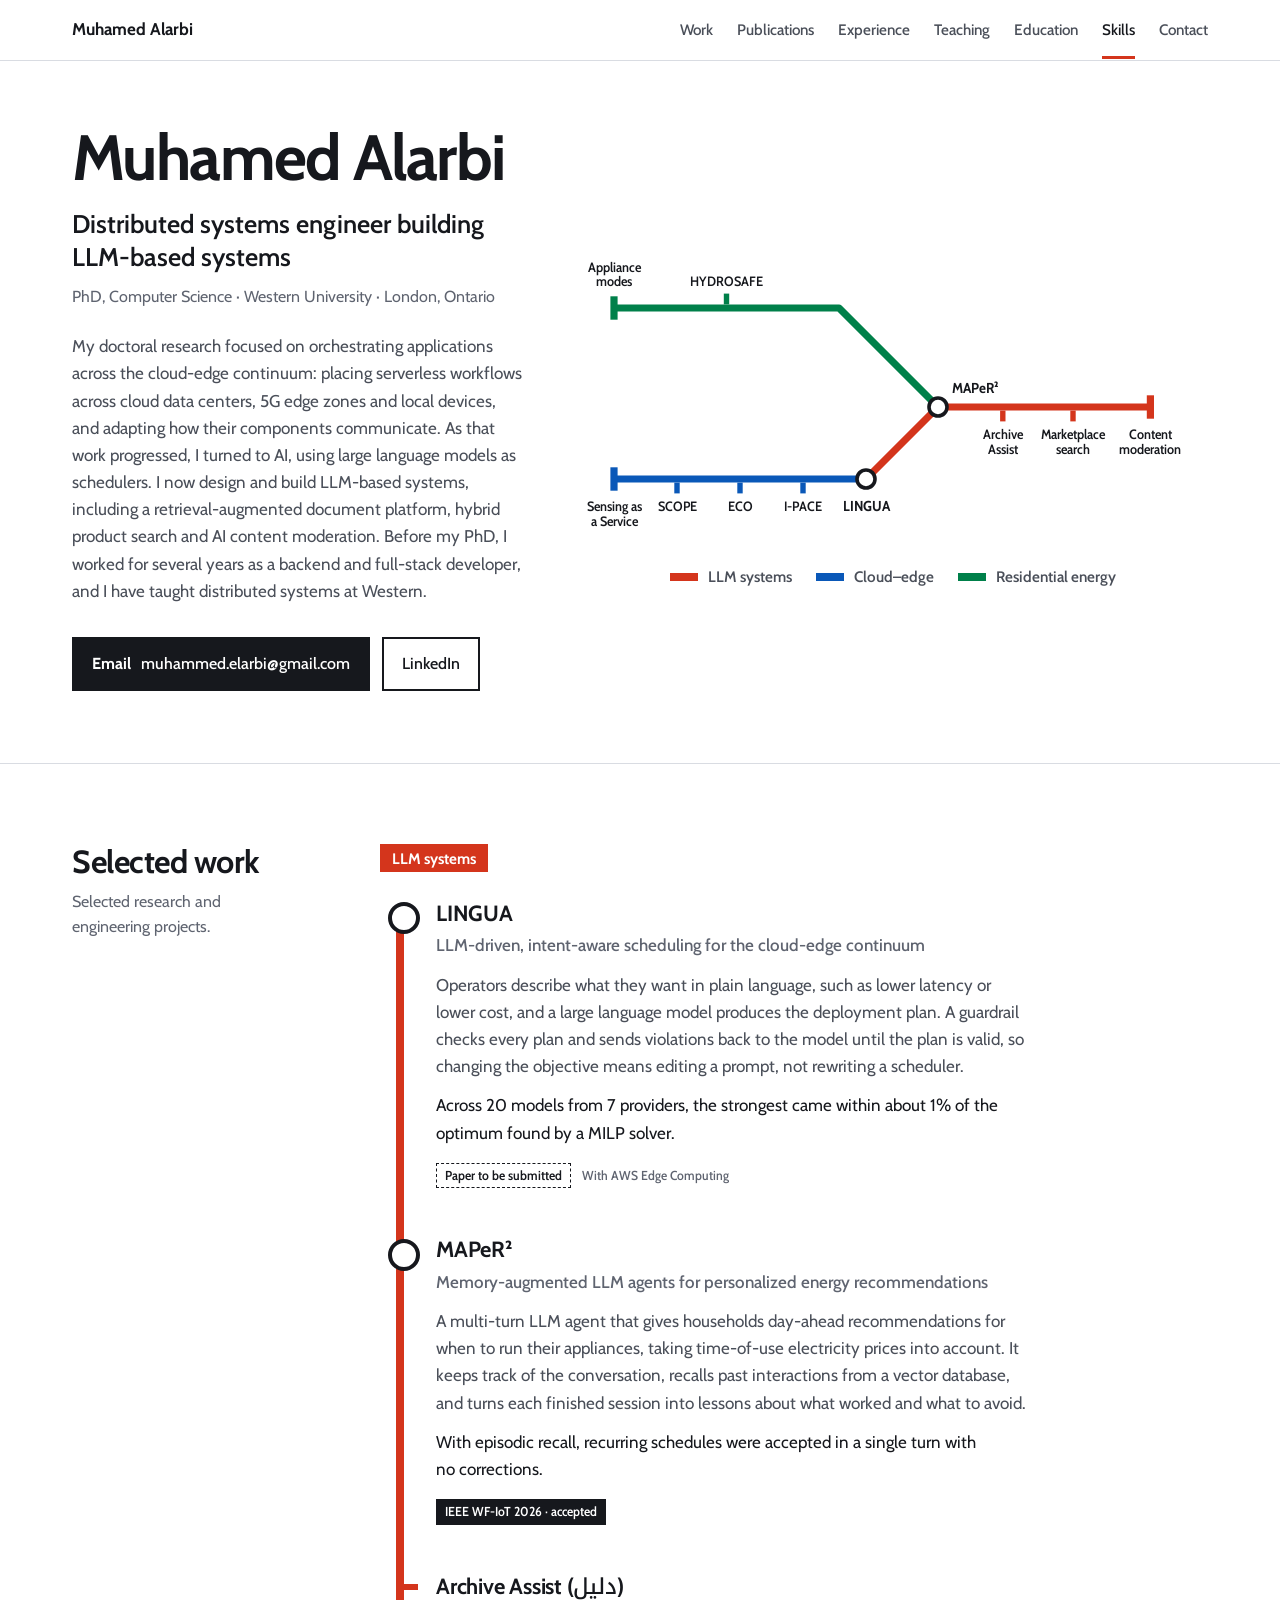
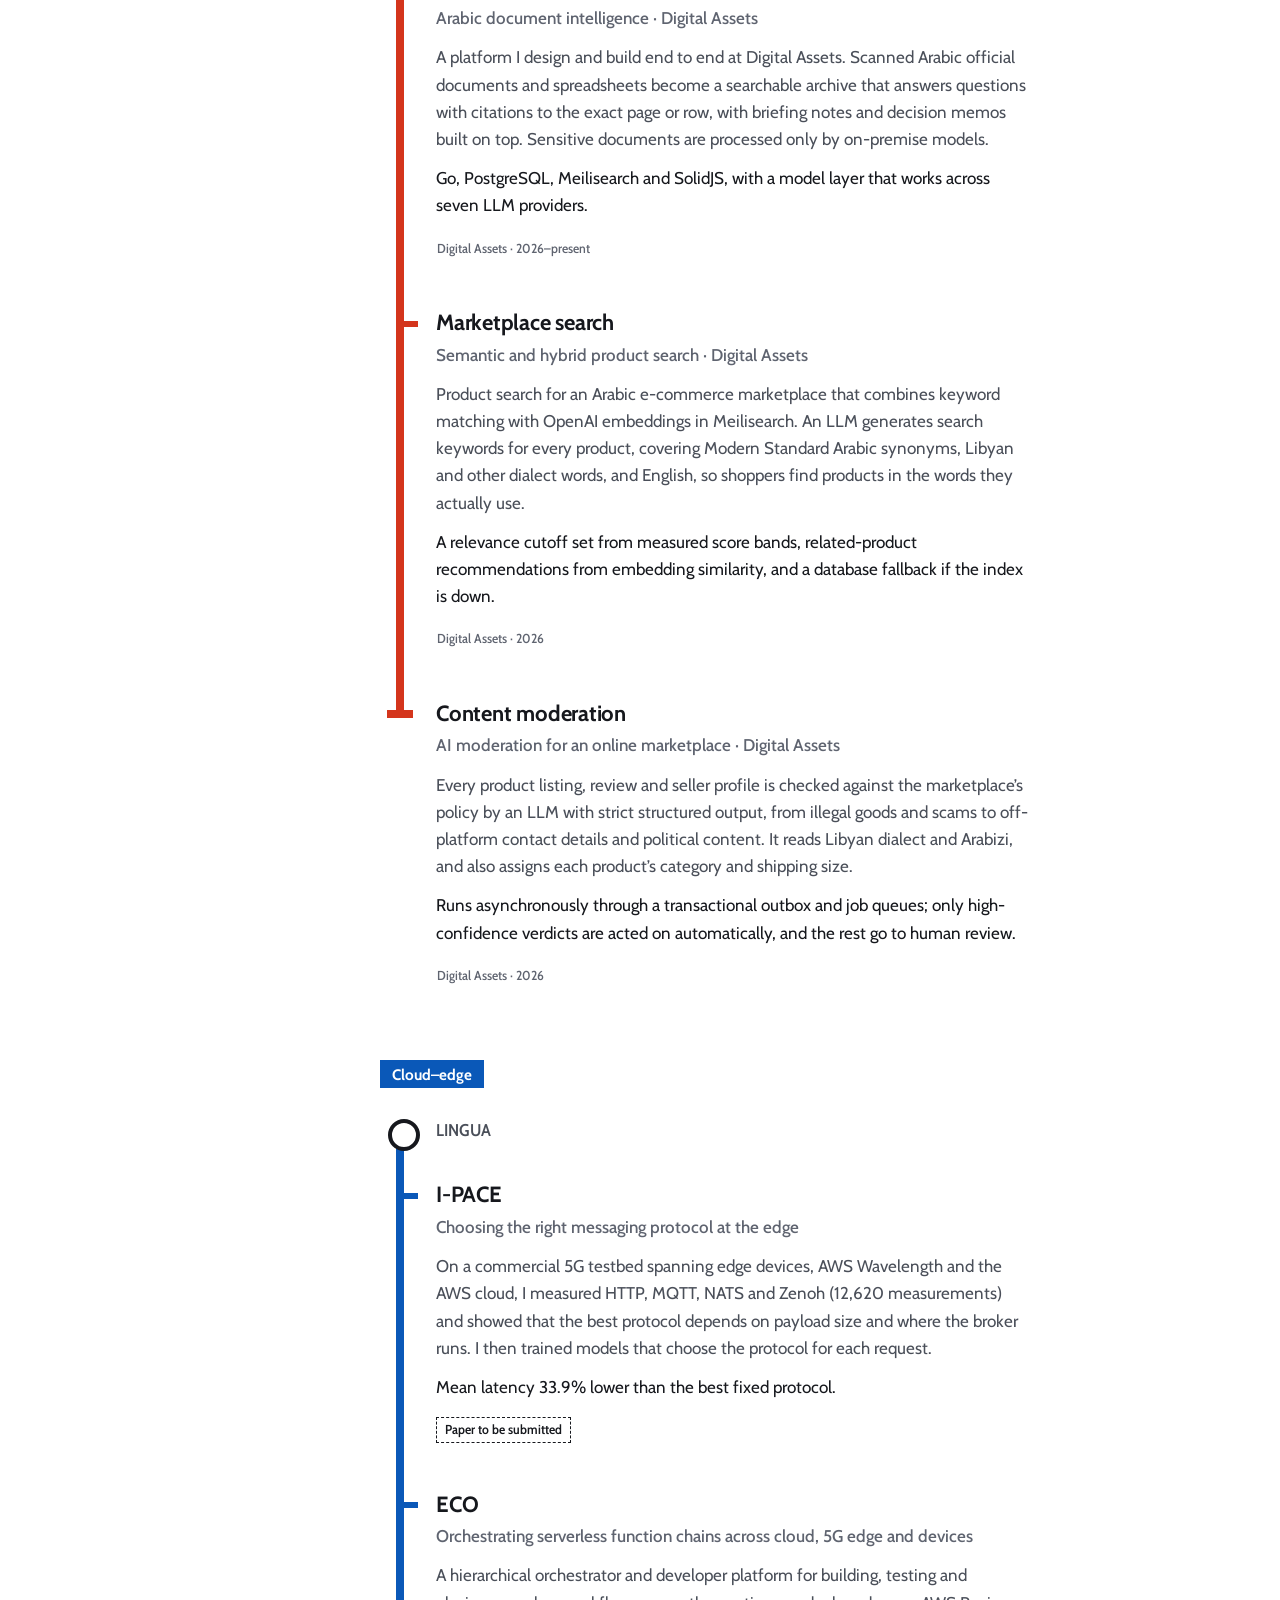
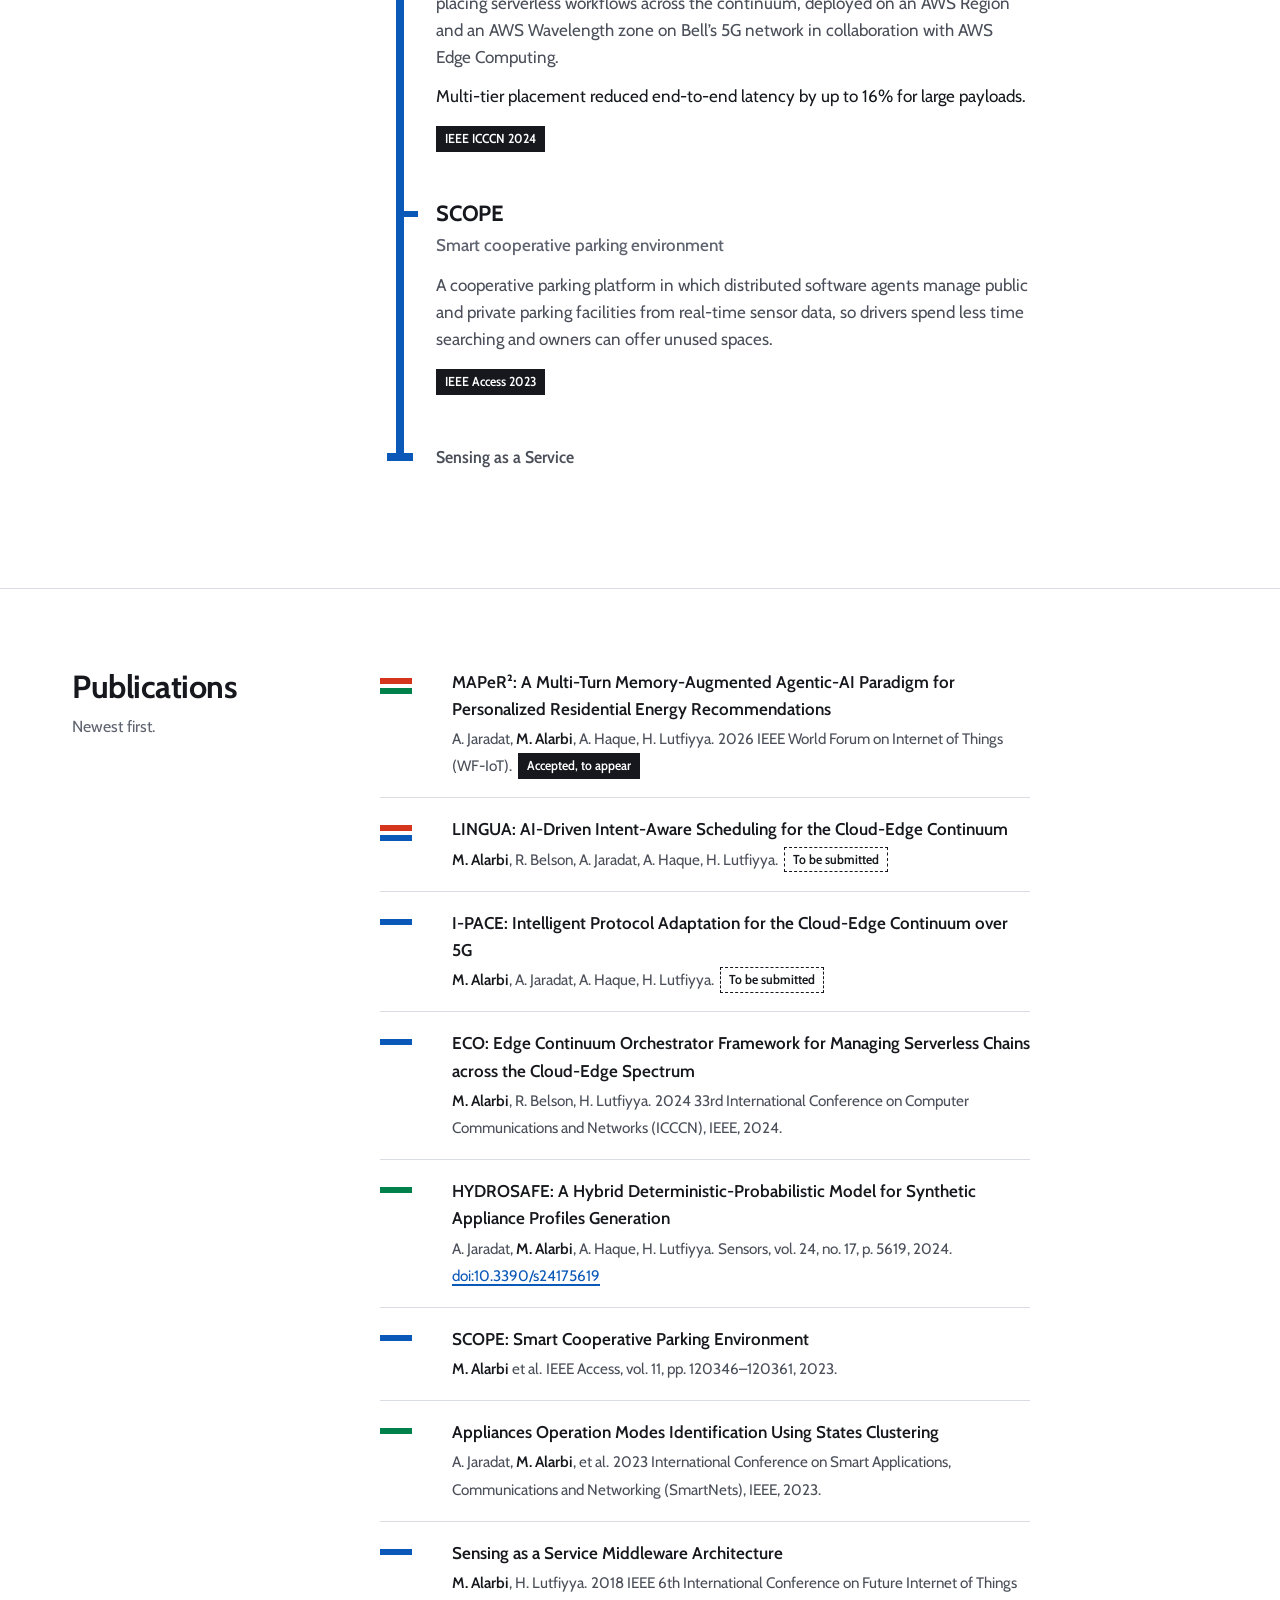
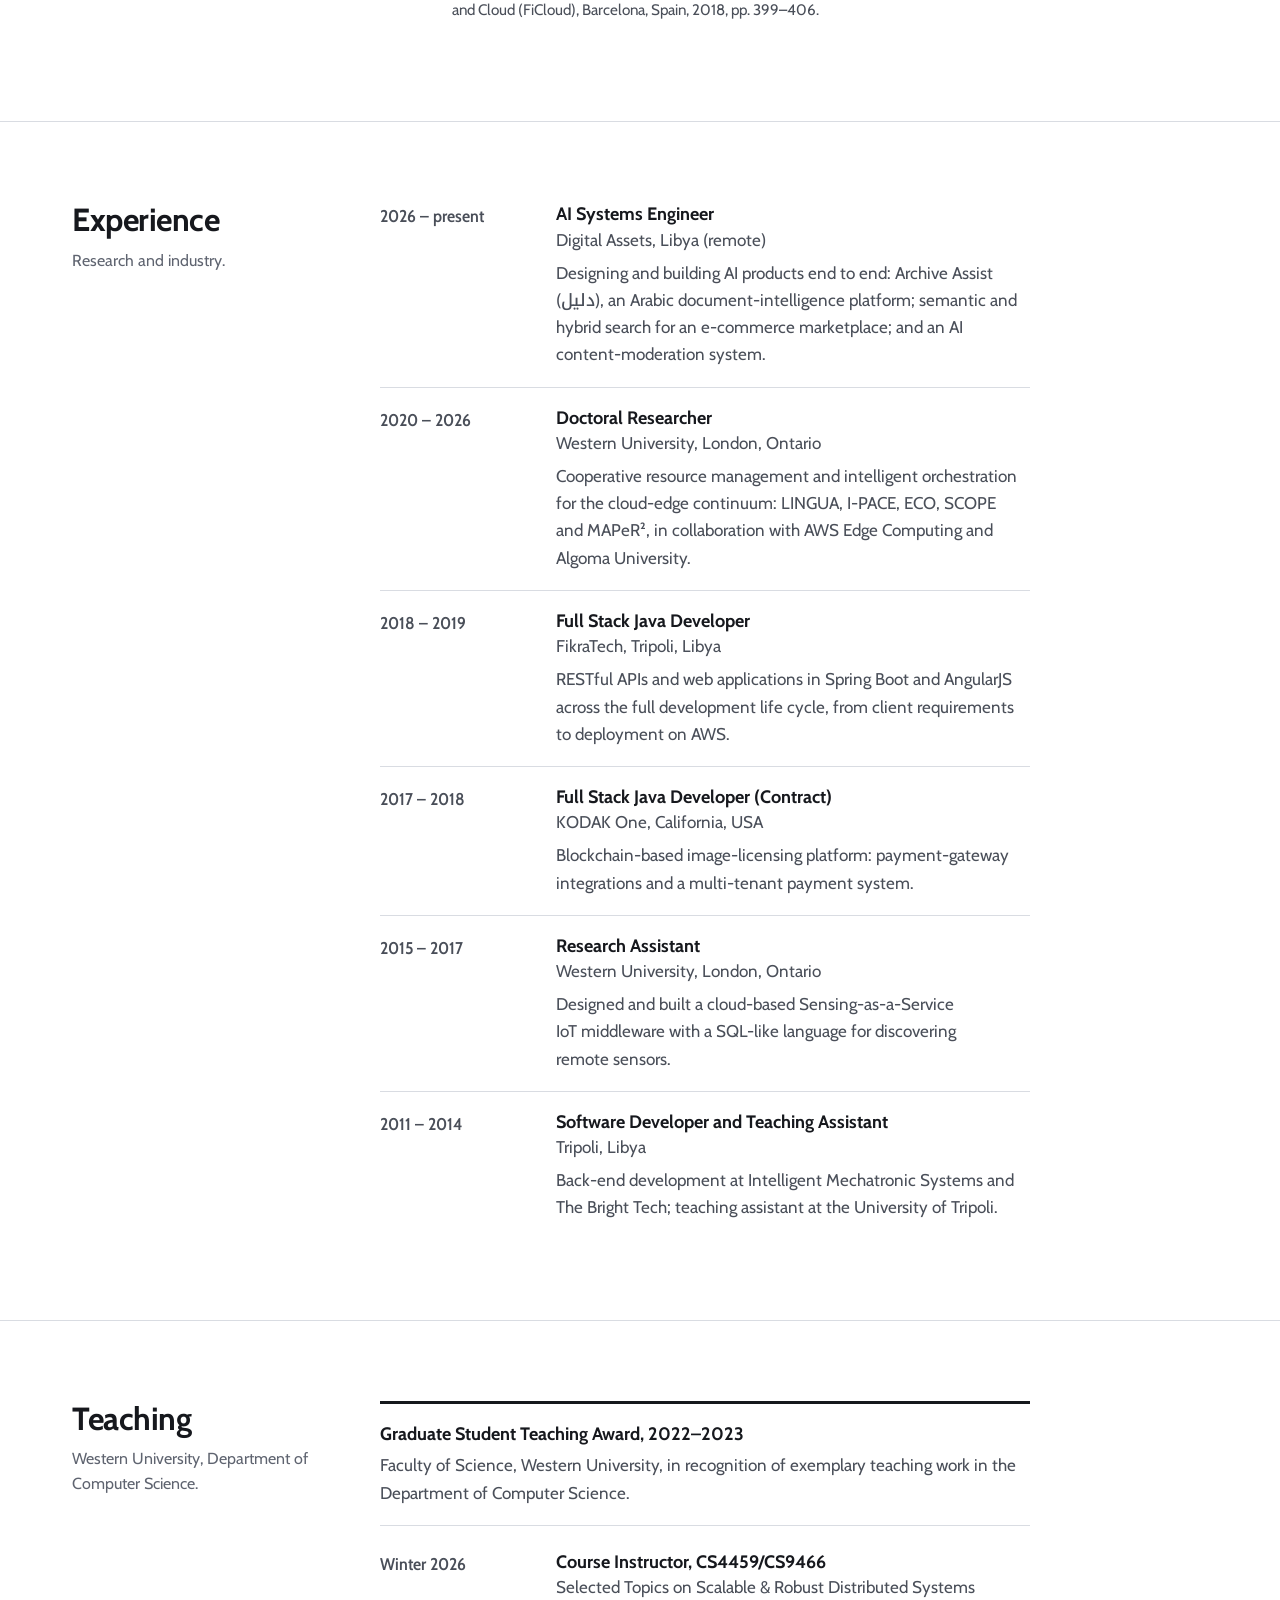
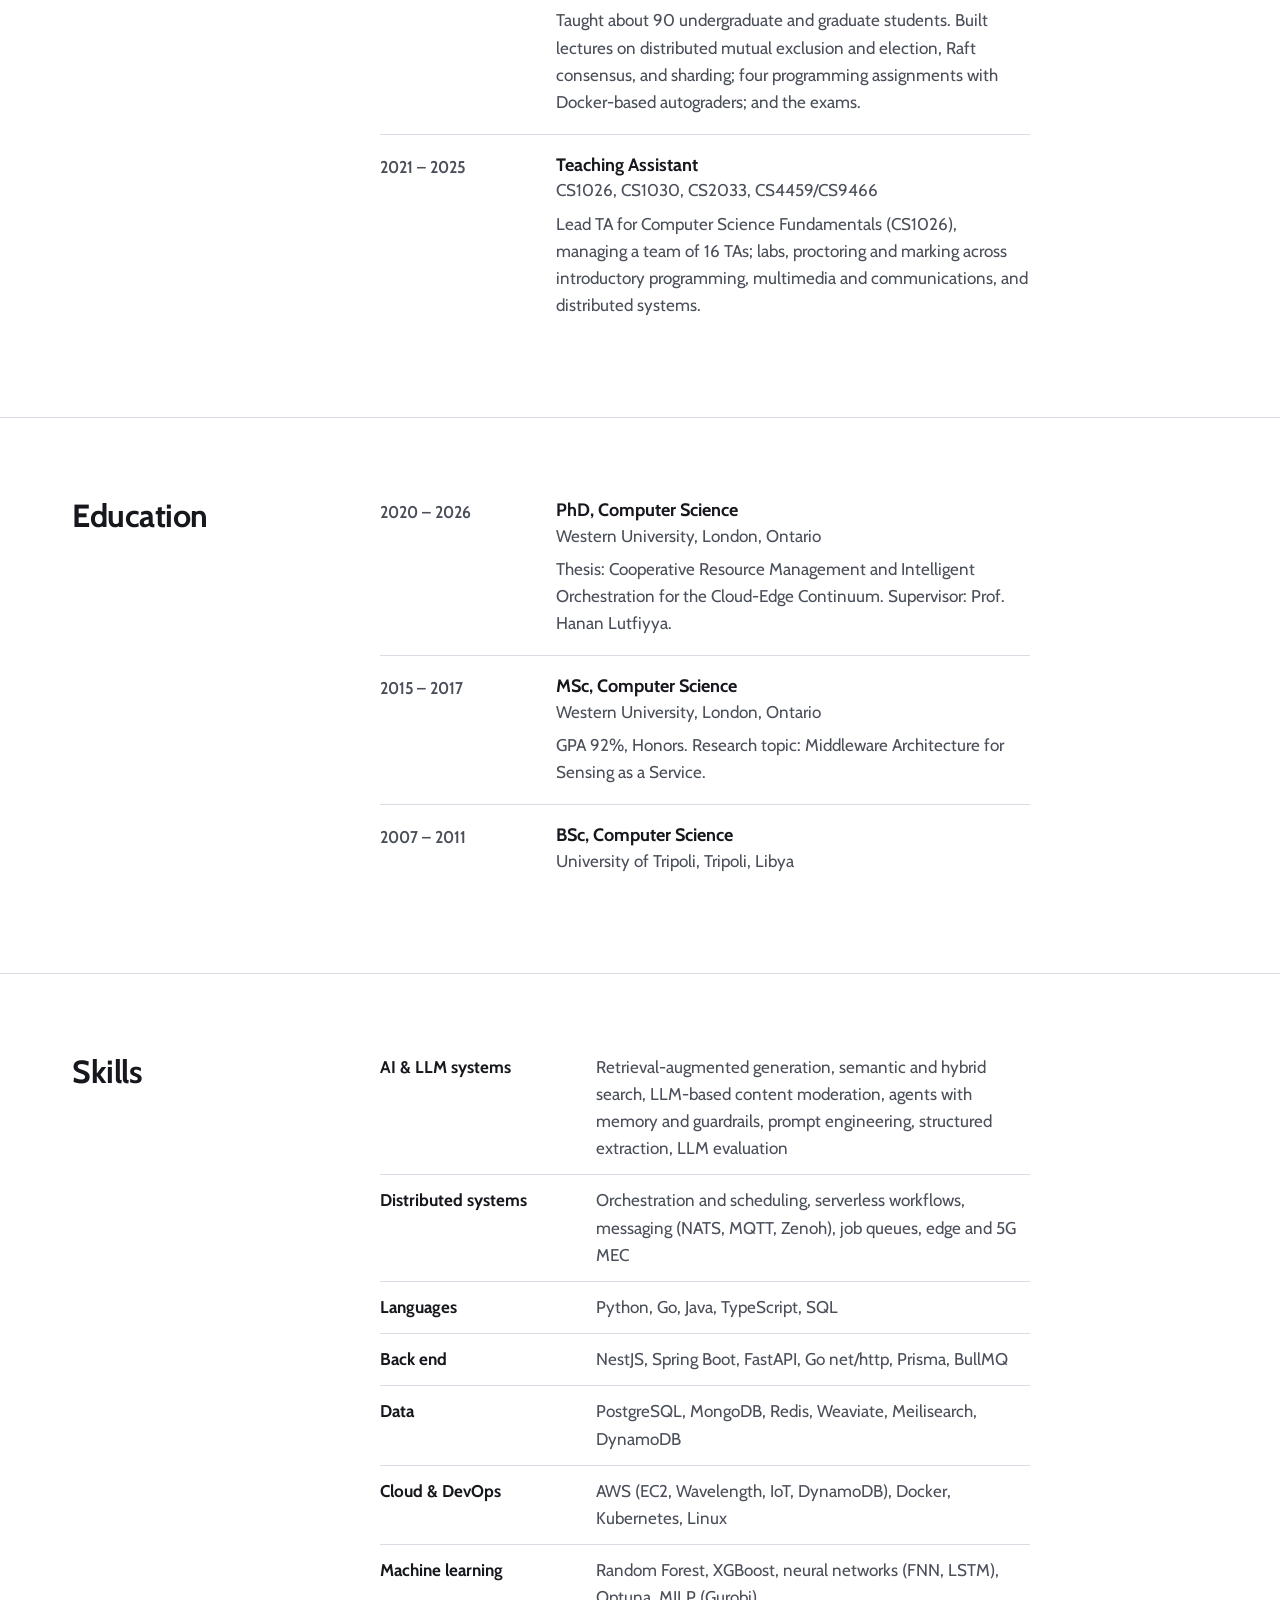
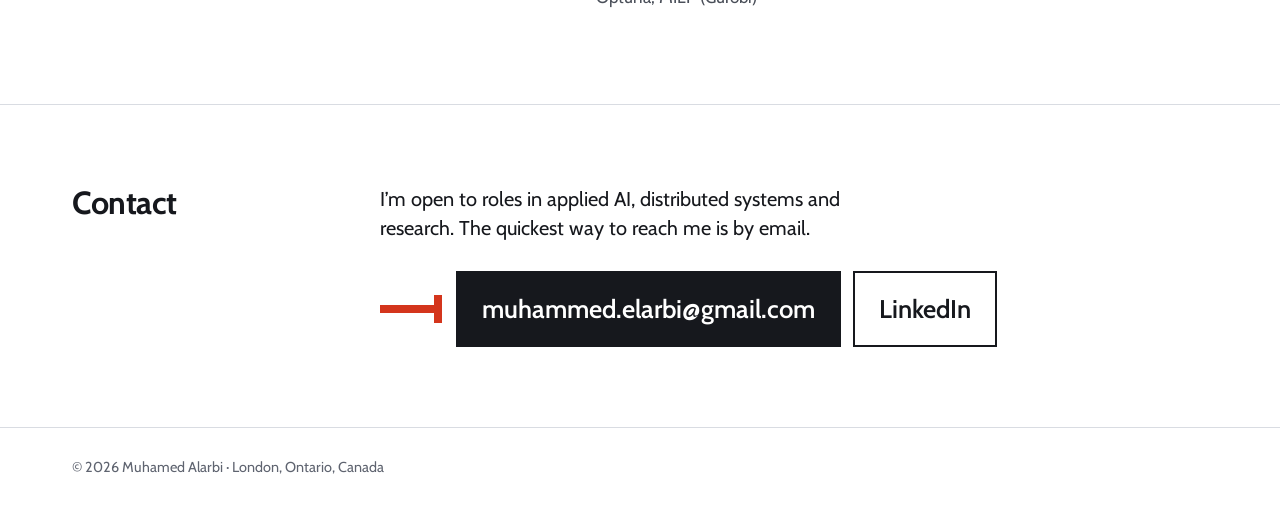
<file: index.html>
<!doctype html>
<html lang="en">
<head>
  <meta charset="utf-8">
  <meta name="viewport" content="width=device-width, initial-scale=1">
  <title>Muhamed Alarbi · Distributed Systems & Applied AI</title>
  <meta name="description" content="Muhamed Alarbi, PhD (Western University). Distributed systems engineer and researcher building LLM-based systems: intent-aware scheduling, retrieval-augmented document platforms and AI content moderation.">
  <meta name="author" content="Muhamed Alarbi">
  <link rel="canonical" href="https://malarbi.ca/">
  <meta property="og:type" content="profile">
  <meta property="og:title" content="Muhamed Alarbi · Distributed Systems & Applied AI">
  <meta property="og:description" content="PhD in Computer Science (Western University). Cloud-edge orchestration, LLM systems and agents.">
  <meta property="og:url" content="https://malarbi.ca/">
  <meta name="theme-color" content="#ffffff" media="(prefers-color-scheme: light)">
  <meta name="theme-color" content="#0f1115" media="(prefers-color-scheme: dark)">
  <link rel="icon" href="favicon.svg" type="image/svg+xml">
  <link rel="preconnect" href="https://fonts.googleapis.com">
  <link rel="preconnect" href="https://fonts.gstatic.com" crossorigin>
  <link href="https://fonts.googleapis.com/css2?family=Cabin:wdth,wght@75..100,400..700&display=swap" rel="stylesheet">
  <link href="https://fonts.googleapis.com/css2?family=Noto+Kufi+Arabic:wght@500&text=%D8%AF%D9%84%D9%8A%D9%84&display=swap" rel="stylesheet">
  <link rel="stylesheet" href="styles.css">
  <script type="application/ld+json">
  {
    "@context": "https://schema.org",
    "@type": "Person",
    "name": "Muhamed Alarbi",
    "url": "https://malarbi.ca/",
    "jobTitle": "Distributed Systems Engineer and Researcher",
    "alumniOf": [{"@type": "CollegeOrUniversity", "name": "Western University"}, {"@type": "CollegeOrUniversity", "name": "University of Tripoli"}],
    "worksFor": {"@type": "Organization", "name": "Digital Assets"},
    "address": {"@type": "PostalAddress", "addressLocality": "London", "addressRegion": "ON", "addressCountry": "CA"},
    "sameAs": ["https://www.linkedin.com/in/muhamed-alarbi-04a51759"]
  }
  </script>
</head>
<body>

<a class="skip" href="#top">Skip to content</a>

<nav class="nav" aria-label="Main">
  <div class="wrap">
    <a class="brand" href="#top">Muhamed Alarbi</a>
    <ul>
      <li><a href="#work">Work</a></li>
      <li><a href="#publications">Publications</a></li>
      <li><a href="#experience">Experience</a></li>
      <li><a href="#teaching">Teaching</a></li>
      <li><a href="#education">Education</a></li>
      <li><a href="#skills">Skills</a></li>
      <li><a href="#contact">Contact</a></li>
    </ul>
  </div>
</nav>

<main id="top">

  <header class="hero">
    <div class="wrap hero-grid">
      <div class="hero-copy">
        <h1>Muhamed Alarbi</h1>
        <p class="role">Distributed systems engineer building LLM-based systems</p>
        <p class="cred">PhD, Computer Science · Western University · London, Ontario</p>
        <p class="intro">My doctoral research focused on orchestrating applications across the cloud-edge continuum: placing serverless workflows across cloud data centers, 5G edge zones and local devices, and adapting how their components communicate. As that work progressed, I turned to AI, using large language models as schedulers. I now design and build LLM-based systems, including a retrieval-augmented document platform, hybrid product search and AI content moderation. Before my PhD, I worked for several years as a backend and full-stack developer, and I have taught distributed systems at Western.</p>
        <div class="actions">
          <a class="sign" href="mailto:muhammed.elarbi@gmail.com"><b>Email</b> muhammed.elarbi@gmail.com</a>
          <a class="sign sign-quiet" href="https://www.linkedin.com/in/muhamed-alarbi-04a51759" rel="me">LinkedIn</a>
        </div>
      </div>

      <figure class="network">
        <svg class="map map-wide" viewBox="0 0 700 350" role="group" aria-labelledby="map-title">
          <title id="map-title">Research network: three lines of work meeting at LINGUA and MAPeR²</title>
          <g class="r r-energy">
            <path class="route" pathLength="1" d="M40 90 H290 L400 200"/>
            <path class="bar" d="M40 77 V103"/>
            <path class="tick" d="M165 86 V74"/>
            <a href="#pub-appliance"><text x="40" y="50"><tspan x="40">Appliance</tspan><tspan x="40" dy="16">modes</tspan></text></a>
            <a href="#pub-hydrosafe"><text x="165" y="66">HYDROSAFE</text></a>
          </g>
          <g class="r r-edge">
            <path class="route" pathLength="1" d="M40 280 H320"/>
            <path class="bar" d="M40 267 V293"/>
            <path class="tick" d="M110 284 V296"/>
            <path class="tick" d="M180 284 V296"/>
            <path class="tick" d="M250 284 V296"/>
            <a href="#pub-saas"><text x="40" y="316"><tspan x="40">Sensing as</tspan><tspan x="40" dy="16">a Service</tspan></text></a>
            <a href="#scope"><text x="110" y="316">SCOPE</text></a>
            <a href="#eco"><text x="180" y="316">ECO</text></a>
            <a href="#i-pace"><text x="250" y="316">I-PACE</text></a>
          </g>
          <g class="r r-llm">
            <path class="route" pathLength="1" d="M320 280 L400 200 H636"/>
            <path class="bar" d="M636 187 V213"/>
            <path class="tick" d="M472 204 V216"/>
            <path class="tick" d="M550 204 V216"/>
            <a href="#archive-assist"><text x="472" y="236"><tspan x="472">Archive</tspan><tspan x="472" dy="16">Assist</tspan></text></a>
            <a href="#marketplace-search"><text x="550" y="236"><tspan x="550">Marketplace</tspan><tspan x="550" dy="16">search</tspan></text></a>
            <a href="#content-moderation"><text x="636" y="236"><tspan x="636">Content</tspan><tspan x="636" dy="16">moderation</tspan></text></a>
          </g>
          <g class="xchg">
            <a href="#lingua"><circle cx="320" cy="280" r="10"/><text x="320" y="316">LINGUA</text></a>
            <a href="#maper2"><circle cx="400" cy="200" r="10"/><text class="start" x="416" y="184">MAPeR²</text></a>
          </g>
        </svg>

        <svg class="map map-tall" viewBox="0 0 380 660" role="group" aria-labelledby="map-title-tall">
          <title id="map-title-tall">Research network: three lines of work meeting at LINGUA and MAPeR²</title>
          <g class="r r-energy">
            <path class="route" pathLength="1" d="M100 40 V330 L170 400"/>
            <path class="bar" d="M87 40 H113"/>
            <path class="tick" d="M96 170 H84"/>
            <a href="#pub-appliance"><text class="end" x="78" y="38"><tspan x="78">Appliance</tspan><tspan x="78" dy="17">modes</tspan></text></a>
            <a href="#pub-hydrosafe"><text class="end" x="78" y="175">HYDROSAFE</text></a>
          </g>
          <g class="r r-edge">
            <path class="route" pathLength="1" d="M250 40 V320"/>
            <path class="bar" d="M237 40 H263"/>
            <path class="tick" d="M254 110 H266"/>
            <path class="tick" d="M254 180 H266"/>
            <path class="tick" d="M254 250 H266"/>
            <a href="#pub-saas"><text class="start" x="272" y="38"><tspan x="272">Sensing as</tspan><tspan x="272" dy="17">a Service</tspan></text></a>
            <a href="#scope"><text class="start" x="272" y="115">SCOPE</text></a>
            <a href="#eco"><text class="start" x="272" y="185">ECO</text></a>
            <a href="#i-pace"><text class="start" x="272" y="255">I-PACE</text></a>
          </g>
          <g class="r r-llm">
            <path class="route" pathLength="1" d="M250 320 L170 400 V630"/>
            <path class="bar" d="M157 630 H183"/>
            <path class="tick" d="M174 475 H186"/>
            <path class="tick" d="M174 550 H186"/>
            <a href="#archive-assist"><text class="start" x="194" y="480">Archive Assist</text></a>
            <a href="#marketplace-search"><text class="start" x="194" y="555">Marketplace search</text></a>
            <a href="#content-moderation"><text class="start" x="194" y="635">Content moderation</text></a>
          </g>
          <g class="xchg">
            <a href="#lingua"><circle cx="250" cy="320" r="10"/><text class="start" x="270" y="325">LINGUA</text></a>
            <a href="#maper2"><circle cx="170" cy="400" r="10"/><text class="start" x="190" y="405">MAPeR²</text></a>
          </g>
        </svg>

        <figcaption>
          <ul class="legend" aria-label="Lines">
            <li><a href="#line-llm" data-line="llm"><span class="swatch" aria-hidden="true"></span>LLM systems</a></li>
            <li><a href="#line-edge" data-line="edge"><span class="swatch" aria-hidden="true"></span>Cloud–edge</a></li>
            <li><a href="#publications" data-line="energy"><span class="swatch" aria-hidden="true"></span>Residential energy</a></li>
          </ul>
        </figcaption>
      </figure>
    </div>
  </header>

  <section id="work" class="section">
    <div class="wrap section-grid">
      <header class="section-head">
        <h2>Selected work</h2>
        <p class="section-intro">Selected research and engineering projects.</p>
      </header>
      <div class="section-body">

        <div class="line r-llm" id="line-llm">
          <h3 class="line-name"><span class="route-tag">LLM systems</span></h3>
          <ol class="stations">
            <li class="station xchg" id="lingua">
              <h4>LINGUA</h4>
              <p class="kicker">LLM-driven, intent-aware scheduling for the cloud-edge continuum</p>
              <p>Operators describe what they want in plain language, such as lower latency or lower cost, and a large language model produces the deployment plan. A guardrail checks every plan and sends violations back to the model until the plan is valid, so changing the objective means editing a prompt, not rewriting a scheduler.</p>
              <p class="result">Across 20 models from 7 providers, the strongest came within about 1% of the optimum found by a MILP solver.</p>
              <p class="meta"><span class="tag next">Paper to be submitted</span><span class="tag plain">With AWS Edge Computing</span></p>
            </li>
            <li class="station xchg" id="maper2">
              <h4>MAPeR²</h4>
              <p class="kicker">Memory-augmented LLM agents for personalized energy recommendations</p>
              <p>A multi-turn LLM agent that gives households day-ahead recommendations for when to run their appliances, taking time-of-use electricity prices into account. It keeps track of the conversation, recalls past interactions from a vector database, and turns each finished session into lessons about what worked and what to avoid.</p>
              <p class="result">With episodic recall, recurring schedules were accepted in a single turn with no corrections.</p>
              <p class="meta"><span class="tag done">IEEE WF-IoT 2026 · accepted</span></p>
            </li>
            <li class="station" id="archive-assist">
              <h4>Archive Assist (<bdi lang="ar">دليل</bdi>)</h4>
              <p class="kicker">Arabic document intelligence · Digital Assets</p>
              <p>A platform I design and build end to end at Digital Assets. Scanned Arabic official documents and spreadsheets become a searchable archive that answers questions with citations to the exact page or row, with briefing notes and decision memos built on top. Sensitive documents are processed only by on-premise models.</p>
              <p class="result">Go, PostgreSQL, Meilisearch and SolidJS, with a model layer that works across seven LLM providers.</p>
              <p class="meta"><span class="tag plain">Digital Assets · 2026–present</span></p>
            </li>
            <li class="station" id="marketplace-search">
              <h4>Marketplace search</h4>
              <p class="kicker">Semantic and hybrid product search · Digital Assets</p>
              <p>Product search for an Arabic e-commerce marketplace that combines keyword matching with OpenAI embeddings in Meilisearch. An LLM generates search keywords for every product, covering Modern Standard Arabic synonyms, Libyan and other dialect words, and English, so shoppers find products in the words they actually use.</p>
              <p class="result">A relevance cutoff set from measured score bands, related-product recommendations from embedding similarity, and a database fallback if the index is down.</p>
              <p class="meta"><span class="tag plain">Digital Assets · 2026</span></p>
            </li>
            <li class="station" id="content-moderation">
              <h4>Content moderation</h4>
              <p class="kicker">AI moderation for an online marketplace · Digital Assets</p>
              <p>Every product listing, review and seller profile is checked against the marketplace’s policy by an LLM with strict structured output, from illegal goods and scams to off-platform contact details and political content. It reads Libyan dialect and Arabizi, and also assigns each product’s category and shipping size.</p>
              <p class="result">Runs asynchronously through a transactional outbox and job queues; only high-confidence verdicts are acted on automatically, and the rest go to human review.</p>
              <p class="meta"><span class="tag plain">Digital Assets · 2026</span></p>
            </li>
          </ol>
        </div>

        <div class="line r-edge" id="line-edge">
          <h3 class="line-name"><span class="route-tag">Cloud–edge</span></h3>
          <ol class="stations">
            <li class="station stop xchg"><a href="#lingua">LINGUA</a></li>
            <li class="station" id="i-pace">
              <h4>I-PACE</h4>
              <p class="kicker">Choosing the right messaging protocol at the edge</p>
              <p>On a commercial 5G testbed spanning edge devices, AWS Wavelength and the AWS cloud, I measured HTTP, MQTT, NATS and Zenoh (12,620 measurements) and showed that the best protocol depends on payload size and where the broker runs. I then trained models that choose the protocol for each request.</p>
              <p class="result">Mean latency 33.9% lower than the best fixed protocol.</p>
              <p class="meta"><span class="tag next">Paper to be submitted</span></p>
            </li>
            <li class="station" id="eco">
              <h4>ECO</h4>
              <p class="kicker">Orchestrating serverless function chains across cloud, 5G edge and devices</p>
              <p>A hierarchical orchestrator and developer platform for building, testing and placing serverless workflows across the continuum, deployed on an AWS Region and an AWS Wavelength zone on Bell’s 5G network in collaboration with AWS Edge Computing.</p>
              <p class="result">Multi-tier placement reduced end-to-end latency by up to 16% for large payloads.</p>
              <p class="meta"><span class="tag done">IEEE ICCCN 2024</span></p>
            </li>
            <li class="station" id="scope">
              <h4>SCOPE</h4>
              <p class="kicker">Smart cooperative parking environment</p>
              <p>A cooperative parking platform in which distributed software agents manage public and private parking facilities from real-time sensor data, so drivers spend less time searching and owners can offer unused spaces.</p>
              <p class="meta"><span class="tag done">IEEE Access 2023</span></p>
            </li>
            <li class="station stop"><a href="#pub-saas">Sensing as a Service</a></li>
          </ol>
        </div>

      </div>
    </div>
  </section>

  <section id="publications" class="section">
    <div class="wrap section-grid">
      <header class="section-head">
        <h2>Publications</h2>
        <p class="section-intro">Newest first.</p>
      </header>
      <ol class="section-body timetable pubs">
        <li id="pub-maper2">
          <span class="routes"><i class="rt rt-llm"></i><i class="rt rt-energy"></i><span class="sr">LLM systems and Residential energy lines</span></span>
          <div>
            <span class="title">MAPeR²: A Multi-Turn Memory-Augmented Agentic-AI Paradigm for Personalized Residential Energy Recommendations</span>
            <span class="authors">A. Jaradat, <b>M. Alarbi</b>, A. Haque, H. Lutfiyya.</span>
            <span class="venue">2026 IEEE World Forum on Internet of Things (WF-IoT).</span> <span class="tag done">Accepted, to appear</span>
          </div>
        </li>
        <li id="pub-lingua">
          <span class="routes"><i class="rt rt-llm"></i><i class="rt rt-edge"></i><span class="sr">LLM systems and Cloud–edge lines</span></span>
          <div>
            <span class="title">LINGUA: AI-Driven Intent-Aware Scheduling for the Cloud-Edge Continuum</span>
            <span class="authors"><b>M. Alarbi</b>, R. Belson, A. Jaradat, A. Haque, H. Lutfiyya.</span>
            <span class="tag next">To be submitted</span>
          </div>
        </li>
        <li id="pub-ipace">
          <span class="routes"><i class="rt rt-edge"></i><span class="sr">Cloud–edge line</span></span>
          <div>
            <span class="title">I-PACE: Intelligent Protocol Adaptation for the Cloud-Edge Continuum over 5G</span>
            <span class="authors"><b>M. Alarbi</b>, A. Jaradat, A. Haque, H. Lutfiyya.</span>
            <span class="tag next">To be submitted</span>
          </div>
        </li>
        <li id="pub-eco">
          <span class="routes"><i class="rt rt-edge"></i><span class="sr">Cloud–edge line</span></span>
          <div>
            <span class="title">ECO: Edge Continuum Orchestrator Framework for Managing Serverless Chains across the Cloud-Edge Spectrum</span>
            <span class="authors"><b>M. Alarbi</b>, R. Belson, H. Lutfiyya.</span>
            <span class="venue">2024 33rd International Conference on Computer Communications and Networks (ICCCN), IEEE, 2024.</span>
          </div>
        </li>
        <li id="pub-hydrosafe">
          <span class="routes"><i class="rt rt-energy"></i><span class="sr">Residential energy line</span></span>
          <div>
            <span class="title">HYDROSAFE: A Hybrid Deterministic-Probabilistic Model for Synthetic Appliance Profiles Generation</span>
            <span class="authors">A. Jaradat, <b>M. Alarbi</b>, A. Haque, H. Lutfiyya.</span>
            <span class="venue">Sensors, vol. 24, no. 17, p. 5619, 2024.</span> <a href="https://doi.org/10.3390/s24175619">doi:10.3390/s24175619</a>
          </div>
        </li>
        <li id="pub-scope">
          <span class="routes"><i class="rt rt-edge"></i><span class="sr">Cloud–edge line</span></span>
          <div>
            <span class="title">SCOPE: Smart Cooperative Parking Environment</span>
            <span class="authors"><b>M. Alarbi</b> et al.</span>
            <span class="venue">IEEE Access, vol. 11, pp. 120346–120361, 2023.</span>
          </div>
        </li>
        <li id="pub-appliance">
          <span class="routes"><i class="rt rt-energy"></i><span class="sr">Residential energy line</span></span>
          <div>
            <span class="title">Appliances Operation Modes Identification Using States Clustering</span>
            <span class="authors">A. Jaradat, <b>M. Alarbi</b>, et al.</span>
            <span class="venue">2023 International Conference on Smart Applications, Communications and Networking (SmartNets), IEEE, 2023.</span>
          </div>
        </li>
        <li id="pub-saas">
          <span class="routes"><i class="rt rt-edge"></i><span class="sr">Cloud–edge line</span></span>
          <div>
            <span class="title">Sensing as a Service Middleware Architecture</span>
            <span class="authors"><b>M. Alarbi</b>, H. Lutfiyya.</span>
            <span class="venue">2018 IEEE 6th International Conference on Future Internet of Things and Cloud (FiCloud), Barcelona, Spain, 2018, pp. 399–406.</span>
          </div>
        </li>
      </ol>
    </div>
  </section>

  <section id="experience" class="section">
    <div class="wrap section-grid">
      <header class="section-head">
        <h2>Experience</h2>
        <p class="section-intro">Research and industry.</p>
      </header>
      <ol class="section-body timetable dated">
        <li>
          <span class="when">2026 – present</span>
          <div>
            <h3>AI Systems Engineer</h3>
            <span class="where">Digital Assets, Libya (remote)</span>
            <p>Designing and building AI products end to end: Archive Assist (<bdi lang="ar">دليل</bdi>), an Arabic document-intelligence platform; semantic and hybrid search for an e-commerce marketplace; and an AI content-moderation system.</p>
          </div>
        </li>
        <li>
          <span class="when">2020 – 2026</span>
          <div>
            <h3>Doctoral Researcher</h3>
            <span class="where">Western University, London, Ontario</span>
            <p>Cooperative resource management and intelligent orchestration for the cloud-edge continuum: LINGUA, I-PACE, ECO, SCOPE and MAPeR², in collaboration with AWS Edge Computing and Algoma University.</p>
          </div>
        </li>
        <li>
          <span class="when">2018 – 2019</span>
          <div>
            <h3>Full Stack Java Developer</h3>
            <span class="where">FikraTech, Tripoli, Libya</span>
            <p>RESTful APIs and web applications in Spring Boot and AngularJS across the full development life cycle, from client requirements to deployment on AWS.</p>
          </div>
        </li>
        <li>
          <span class="when">2017 – 2018</span>
          <div>
            <h3>Full Stack Java Developer (Contract)</h3>
            <span class="where">KODAK One, California, USA</span>
            <p>Blockchain-based image-licensing platform: payment-gateway integrations and a multi-tenant payment system.</p>
          </div>
        </li>
        <li>
          <span class="when">2015 – 2017</span>
          <div>
            <h3>Research Assistant</h3>
            <span class="where">Western University, London, Ontario</span>
            <p>Designed and built a cloud-based Sensing-as-a-Service IoT middleware with a SQL-like language for discovering remote sensors.</p>
          </div>
        </li>
        <li>
          <span class="when">2011 – 2014</span>
          <div>
            <h3>Software Developer and Teaching Assistant</h3>
            <span class="where">Tripoli, Libya</span>
            <p>Back-end development at Intelligent Mechatronic Systems and The Bright Tech; teaching assistant at the University of Tripoli.</p>
          </div>
        </li>
      </ol>
    </div>
  </section>

  <section id="teaching" class="section">
    <div class="wrap section-grid">
      <header class="section-head">
        <h2>Teaching</h2>
        <p class="section-intro">Western University, Department of Computer Science.</p>
      </header>
      <div class="section-body">
        <div class="notice">
          <h3>Graduate Student Teaching Award, 2022–2023</h3>
          <p>Faculty of Science, Western University, in recognition of exemplary teaching work in the Department of Computer Science.</p>
        </div>
        <ol class="timetable dated">
          <li>
            <span class="when">Winter 2026</span>
            <div>
              <h3>Course Instructor, CS4459/CS9466</h3>
              <span class="where">Selected Topics on Scalable &amp; Robust Distributed Systems</span>
              <p>Taught about 90 undergraduate and graduate students. Built lectures on distributed mutual exclusion and election, Raft consensus, and sharding; four programming assignments with Docker-based autograders; and the exams.</p>
            </div>
          </li>
          <li>
            <span class="when">2021 – 2025</span>
            <div>
              <h3>Teaching Assistant</h3>
              <span class="where">CS1026, CS1030, CS2033, CS4459/CS9466</span>
              <p>Lead TA for Computer Science Fundamentals (CS1026), managing a team of 16 TAs; labs, proctoring and marking across introductory programming, multimedia and communications, and distributed systems.</p>
            </div>
          </li>
        </ol>
      </div>
    </div>
  </section>

  <section id="education" class="section">
    <div class="wrap section-grid">
      <header class="section-head">
        <h2>Education</h2>
      </header>
      <ol class="section-body timetable dated">
        <li>
          <span class="when">2020 – 2026</span>
          <div>
            <h3>PhD, Computer Science</h3>
            <span class="where">Western University, London, Ontario</span>
            <p>Thesis: Cooperative Resource Management and Intelligent Orchestration for the Cloud-Edge Continuum. Supervisor: Prof. Hanan Lutfiyya.</p>
          </div>
        </li>
        <li>
          <span class="when">2015 – 2017</span>
          <div>
            <h3>MSc, Computer Science</h3>
            <span class="where">Western University, London, Ontario</span>
            <p>GPA 92%, Honors. Research topic: Middleware Architecture for Sensing as a Service.</p>
          </div>
        </li>
        <li>
          <span class="when">2007 – 2011</span>
          <div>
            <h3>BSc, Computer Science</h3>
            <span class="where">University of Tripoli, Tripoli, Libya</span>
          </div>
        </li>
      </ol>
    </div>
  </section>

  <section id="skills" class="section">
    <div class="wrap section-grid">
      <header class="section-head">
        <h2>Skills</h2>
      </header>
      <dl class="section-body skills">
        <div><dt>AI &amp; LLM systems</dt>
        <dd>Retrieval-augmented generation, semantic and hybrid search, LLM-based content moderation, agents with memory and guardrails, prompt engineering, structured extraction, LLM evaluation</dd></div>
        <div><dt>Distributed systems</dt>
        <dd>Orchestration and scheduling, serverless workflows, messaging (NATS, MQTT, Zenoh), job queues, edge and 5G MEC</dd></div>
        <div><dt>Languages</dt>
        <dd>Python, Go, Java, TypeScript, SQL</dd></div>
        <div><dt>Back end</dt>
        <dd>NestJS, Spring Boot, FastAPI, Go net/http, Prisma, BullMQ</dd></div>
        <div><dt>Data</dt>
        <dd>PostgreSQL, MongoDB, Redis, Weaviate, Meilisearch, DynamoDB</dd></div>
        <div><dt>Cloud &amp; DevOps</dt>
        <dd>AWS (EC2, Wavelength, IoT, DynamoDB), Docker, Kubernetes, Linux</dd></div>
        <div><dt>Machine learning</dt>
        <dd>Random Forest, XGBoost, neural networks (FNN, LSTM), Optuna, MILP (Gurobi)</dd></div>
      </dl>
    </div>
  </section>

  <section id="contact" class="section contact">
    <div class="wrap section-grid">
      <header class="section-head">
        <h2>Contact</h2>
      </header>
      <div class="section-body">
        <p class="contact-lead">I’m open to roles in applied AI, distributed systems and research. The quickest way to reach me is by email.</p>
        <div class="actions terminus">
          <span class="terminus-mark" aria-hidden="true"></span>
          <a class="sign sign-big" href="mailto:muhammed.elarbi@gmail.com">muhammed.elarbi@gmail.com</a>
          <a class="sign sign-quiet sign-big" href="https://www.linkedin.com/in/muhamed-alarbi-04a51759" rel="me">LinkedIn</a>
        </div>
      </div>
    </div>
  </section>

</main>

<footer>
  <div class="wrap">© 2026 Muhamed Alarbi · London, Ontario, Canada</div>
</footer>

<script>
  (() => {
    const links = [...document.querySelectorAll('.nav ul a')];
    if (!('IntersectionObserver' in window) || !links.length) return;
    const byId = new Map(links.map(a => [a.hash.slice(1), a]));
    const io = new IntersectionObserver(entries => {
      for (const e of entries) {
        if (!e.isIntersecting) continue;
        links.forEach(a => a.removeAttribute('aria-current'));
        const a = byId.get(e.target.id);
        if (!a) continue;
        a.setAttribute('aria-current', 'true');
        const ul = a.closest('ul');
        if (ul.scrollWidth > ul.clientWidth) ul.scrollTo({ left: a.offsetLeft - ul.offsetLeft - 16, behavior: 'smooth' });
      }
    }, { rootMargin: '-40% 0px -55% 0px' });
    byId.forEach((_, id) => { const s = document.getElementById(id); if (s) io.observe(s); });
  })();
</script>

</body>
</html>
</file>
<file: styles.css>
/* malarbi.ca: the work as a transit network.
   Three route colours (LLM systems, Cloud–edge, Residential energy) on white map ground,
   ink sign panels for actions, Cabin (Johnston lineage) throughout. */

:root {
  --ground: #ffffff;
  --ink: #16181d;
  --ink-2: #4a4f59;
  --ink-3: #5f6470;
  --rule: #d9dce2;
  --on-line: #ffffff;
  --llm: #d4351c;
  --edge: #0a58b8;
  --energy: #00804a;
  --select: #ffd9cf;
  --font: "Cabin", system-ui, -apple-system, "Segoe UI", sans-serif;
  --arabic: "Noto Kufi Arabic", "Geeza Pro", "Segoe UI", sans-serif;
  --gutter: 32px;
  --ease: cubic-bezier(0.16, 1, 0.3, 1);
  color-scheme: light;
}

@media (prefers-color-scheme: dark) {
  :root {
    --ground: #0f1115;
    --ink: #eceef2;
    --ink-2: #b8bdc6;
    --ink-3: #9ba1ac;
    --rule: #2b2f37;
    --on-line: #0f1115;
    --llm: #ff6b4f;
    --edge: #5ea3ff;
    --energy: #3ccb87;
    --select: #5b2116;
    color-scheme: dark;
  }
}

* { box-sizing: border-box; }

html {
  scroll-behavior: smooth;
  scroll-padding-top: 84px;
  scrollbar-color: var(--ink-3) var(--ground);
  -webkit-text-size-adjust: 100%;
}
@media (prefers-reduced-motion: reduce) { html { scroll-behavior: auto; } }

body {
  margin: 0;
  background: var(--ground);
  color: var(--ink);
  font: 400 1.0625rem/1.6 var(--font);
  font-variant-numeric: tabular-nums;
  -webkit-font-smoothing: antialiased;
}

::selection { background: var(--select); color: var(--ink); }

h1, h2, h3, h4 { text-wrap: balance; }
p { text-wrap: pretty; }

a { color: inherit; text-decoration-thickness: 1.5px; text-underline-offset: 0.2em; }
a:hover { text-decoration-color: var(--llm); }
:focus-visible { outline: 3px solid var(--edge); outline-offset: 3px; }

bdi[lang="ar"] { font-family: var(--arabic); font-weight: 500; }

.sr {
  position: absolute; width: 1px; height: 1px; overflow: hidden;
  clip-path: inset(50%); white-space: nowrap;
}

.skip {
  position: absolute; left: 16px; top: -100px; z-index: 20;
  background: var(--ink); color: var(--ground); padding: 10px 16px; font-weight: 600; text-decoration: none;
}
.skip:focus { top: 10px; }

.wrap { max-width: 1200px; margin: 0 auto; padding: 0 var(--gutter); }

/* ---- navigation: a station name board ------------------------------------------- */
.nav {
  position: sticky; top: 0; z-index: 10;
  background: var(--ground);
  border-bottom: 1px solid var(--rule);
}
.nav .wrap { display: flex; align-items: center; gap: 28px; height: 60px; }
.brand { font-weight: 700; font-size: 1.0625rem; text-decoration: none; white-space: nowrap; }
.nav ul {
  display: flex; gap: 24px; margin: 0 0 0 auto; padding: 0; list-style: none;
  overflow-x: auto; scrollbar-width: none;
}
.nav ul::-webkit-scrollbar { display: none; }
.nav ul a {
  display: block; padding: 17px 0 14px; white-space: nowrap;
  color: var(--ink-2); font-weight: 500; font-size: 0.95rem; text-decoration: none;
  border-bottom: 3px solid transparent;
}
.nav ul a:hover { color: var(--ink); }
.nav ul a[aria-current] { color: var(--ink); border-bottom-color: var(--llm); }

/* ---- sign panels (actions) ----------------------------------------------------------- */
.actions { display: flex; flex-wrap: wrap; gap: 12px; margin-top: 32px; }
.sign {
  display: inline-flex; align-items: center; gap: 10px;
  padding: 12px 18px; border-radius: 0;
  background: var(--ink); color: var(--ground); border: 2px solid var(--ink);
  font-weight: 500; font-size: 1rem; text-decoration: none;
  transition: background-color 0.2s var(--ease), border-color 0.2s var(--ease), color 0.2s var(--ease);
}
.sign b { font-weight: 700; }
.sign:hover { background: var(--llm); border-color: var(--llm); color: var(--on-line); }
.sign-quiet { background: transparent; color: var(--ink); }
.sign-quiet:hover { background: var(--ink); border-color: var(--ink); color: var(--ground); }
.sign-big { font-size: clamp(1.15rem, 2.6vw, 1.6rem); font-weight: 600; padding: 16px 24px; overflow-wrap: anywhere; }

/* ---- first viewport ----------------------------------------------------------------- */
.hero { padding: 64px 0 72px; }
.hero-grid {
  display: grid; grid-template-columns: minmax(0, 5fr) minmax(0, 7fr);
  gap: 56px; align-items: center;
}
/* the name always sits on one line: sized from its measured width (about 6.8x the font size) to fit its column */
.hero h1 {
  font-size: clamp(2.75rem, calc(5.91vw - 7.1px), 4rem); font-weight: 700;
  line-height: 1; letter-spacing: -0.025em; margin: 0; white-space: nowrap;
}
.role { font-size: clamp(1.25rem, 1vw + 1rem, 1.6rem); font-weight: 600; line-height: 1.3; margin: 18px 0 0; }
.cred { color: var(--ink-3); font-size: 1rem; margin: 10px 0 0; }
.intro { color: var(--ink-2); max-width: 62ch; margin: 24px 0 0; }

/* ---- the network map ----------------------------------------------------------------- */
.network { margin: 0; }
.map { display: block; width: 100%; height: auto; overflow: visible; }
.map-tall { display: none; }
.map text {
  fill: var(--ink); font-size: 15px; font-weight: 600; font-stretch: 87.5%;
  text-anchor: middle;
}
.map text.start { text-anchor: start; }
.map text.end { text-anchor: end; }
.map .xchg text { font-weight: 700; font-size: 16px; }
.map-tall text { font-size: 14px; }
.map-tall .xchg text { font-size: 15px; }
.map a { cursor: pointer; }
.map a:hover text, .map a:focus-visible text { text-decoration: underline; text-decoration-thickness: 1.5px; }
.map a:focus-visible { outline: none; }
.map a:focus-visible text { fill: var(--edge); }
.r-llm { --c: var(--llm); }
.r-edge { --c: var(--edge); }
.r-energy { --c: var(--energy); }
.map .route { fill: none; stroke: var(--c); stroke-width: 8; stroke-linejoin: round; }
.map .bar { stroke: var(--c); stroke-width: 8; }
.map .tick { stroke: var(--c); stroke-width: 6; }
.map .xchg circle { fill: var(--ground); stroke: var(--ink); stroke-width: 4; }
.map .r { transition: opacity 0.25s var(--ease); }

/* hovering or focusing a line (on the map or in the key) isolates it */
.network:has(.r-llm:hover, .r-llm :focus-visible, .legend [data-line="llm"]:is(:hover, :focus-visible)) .r:not(.r-llm),
.network:has(.r-edge:hover, .r-edge :focus-visible, .legend [data-line="edge"]:is(:hover, :focus-visible)) .r:not(.r-edge),
.network:has(.r-energy:hover, .r-energy :focus-visible, .legend [data-line="energy"]:is(:hover, :focus-visible)) .r:not(.r-energy) {
  opacity: 0.14;
}

@media (prefers-reduced-motion: no-preference) {
  .map .route { stroke-dasharray: 1; animation: draw 1.3s var(--ease) both; }
  .map .r-energy .route { animation-delay: 0.15s; }
  .map .r-llm .route { animation-delay: 0.45s; }
}
@keyframes draw { from { stroke-dashoffset: 1; } to { stroke-dashoffset: 0; } }

.legend {
  display: flex; flex-wrap: wrap; gap: 8px 24px; justify-content: center;
  list-style: none; margin: 20px 0 0; padding: 0;
}
.legend a {
  display: inline-flex; align-items: center; gap: 10px;
  color: var(--ink-2); font-weight: 600; font-size: 0.95rem; text-decoration: none;
}
.legend a:hover { color: var(--ink); }
.legend .swatch { width: 28px; height: 8px; background: var(--c); }
.legend [data-line="llm"] { --c: var(--llm); }
.legend [data-line="edge"] { --c: var(--edge); }
.legend [data-line="energy"] { --c: var(--energy); }

/* ---- sections: heading in its own column, like a timetable board --------------------- */
.section { padding: 80px 0; border-top: 1px solid var(--rule); }
.section-grid { display: grid; grid-template-columns: minmax(0, 3fr) minmax(0, 9fr); gap: 32px; }
.section-head { align-self: start; position: sticky; top: 92px; }
.section-head h2 { font-size: 2rem; font-weight: 700; line-height: 1.1; letter-spacing: -0.015em; margin: 0; }
.section-intro { color: var(--ink-3); margin: 10px 0 0; font-size: 1rem; }
.section-body { max-width: 650px; margin: 0; padding: 0; }

/* ---- line diagrams (Work) ------------------------------------------------------------- */
.line + .line { margin-top: 72px; }
.line-name { margin: 0 0 28px; font-size: 1rem; line-height: 1; }
.route-tag {
  display: inline-block; padding: 7px 12px 6px; border-radius: 0;
  background: var(--c); color: var(--on-line); font-weight: 700; font-size: 0.95rem;
}

.stations { list-style: none; margin: 0; padding: 0; --m: 14.5px; }
.station { position: relative; padding: 0 0 48px 56px; }
.station:last-child { padding-bottom: 0; }
/* the route itself: one continuous line from the first station to the last */
.station::after {
  content: ""; position: absolute; left: 16px; width: 8px;
  top: var(--m); bottom: calc(-1 * var(--m)); background: var(--c);
}
.station:last-child::after { display: none; }
/* station tick */
.station::before {
  content: ""; position: absolute; z-index: 1;
  left: 20px; top: calc(var(--m) - 3px); width: 18px; height: 6px; background: var(--c);
}
/* terminus bar */
.station:last-child::before { left: 7px; top: calc(var(--m) - 4px); width: 26px; height: 8px; }
/* a stop that belongs to another list (the Cloud–edge line runs on to LINGUA and to Sensing as a Service) */
.station.stop { padding-bottom: 36px; }
.station.stop a {
  display: inline-block; line-height: 29px;
  font-weight: 600; font-stretch: 87.5%; color: var(--ink-2); text-decoration: none;
}
.station.stop a:hover { color: var(--ink); text-decoration: underline; }
/* interchange ring */
.station.xchg::before {
  left: 8px; top: calc(var(--m) - 12px); width: 24px; height: 24px;
  background: var(--ground); border: 4px solid var(--ink); border-radius: 50%;
}

.station h4 { font-size: 1.375rem; line-height: 1.3; font-weight: 700; margin: 0; letter-spacing: -0.01em; }
.station .kicker { color: var(--ink-3); font-weight: 500; margin: 4px 0 12px; }
.station p { margin: 0 0 12px; color: var(--ink-2); }
.station .result { color: var(--ink); }
.meta { display: flex; flex-wrap: wrap; align-items: center; gap: 8px 10px; margin: 16px 0 0 !important; }

.tag {
  display: inline-block; padding: 2px 8px; border-radius: 0;
  font-size: 0.8125rem; font-weight: 600; font-stretch: 87.5%; line-height: 1.5;
  border: 1.5px solid var(--ink); color: var(--ink);
}
.tag.done { background: var(--ink); color: var(--ground); }
.tag.next { border-style: dashed; }
.tag.plain { border-color: transparent; padding-left: 0; padding-right: 0; color: var(--ink-3); font-weight: 500; }

/* ---- timetables (Publications, Experience, Teaching, Education) ---------------------- */
.timetable { list-style: none; margin: 0; padding: 0; }
.timetable > li {
  display: grid; grid-template-columns: 56px minmax(0, 1fr); gap: 16px;
  padding: 18px 0; border-top: 1px solid var(--rule);
}
.timetable > li:first-child { border-top: 0; padding-top: 0; }
.timetable.dated > li { grid-template-columns: 9.5rem minmax(0, 1fr); gap: 24px; }

.routes { display: flex; flex-direction: column; gap: 4px; padding-top: 9px; }
.rt { display: block; width: 32px; height: 6px; background: var(--c); }
.rt-llm { --c: var(--llm); }
.rt-edge { --c: var(--edge); }
.rt-energy { --c: var(--energy); }

.pubs .title { display: block; font-weight: 600; color: var(--ink); margin-bottom: 2px; }
.pubs .authors, .pubs .venue { color: var(--ink-2); font-size: 0.95rem; }
.pubs .authors b { color: var(--ink); font-weight: 600; }
.pubs .tag { margin-left: 2px; vertical-align: 1px; }
.pubs a { font-size: 0.95rem; color: var(--edge); }

.when { font-weight: 600; font-stretch: 87.5%; color: var(--ink-2); padding-top: 1px; }
.timetable h3 { font-size: 1.125rem; font-weight: 700; line-height: 1.35; margin: 0; }
.where { color: var(--ink-2); }
.timetable p { color: var(--ink-2); margin: 6px 0 0; }

.notice { border-top: 3px solid var(--ink); border-bottom: 1px solid var(--rule); padding: 16px 0 18px; margin-bottom: 24px; }
.notice h3 { font-size: 1.125rem; font-weight: 700; margin: 0; }
.notice p { color: var(--ink-2); margin: 4px 0 0; }

/* ---- skills key ----------------------------------------------------------------------- */
.skills > div {
  display: grid; grid-template-columns: 12rem minmax(0, 1fr); gap: 24px;
  padding: 12px 0; border-top: 1px solid var(--rule);
}
.skills > div:first-child { border-top: 0; padding-top: 0; }
.skills dt { font-weight: 700; }
.skills dd { margin: 0; color: var(--ink-2); }

/* ---- contact: end of the line --------------------------------------------------------- */
.contact-lead { font-size: 1.25rem; line-height: 1.45; margin: 0; max-width: 34ch; }
.contact .actions { margin-top: 28px; align-items: center; }
/* the LLM line ends here: a route stub and its terminus bar, drawn into the email panel */
.terminus-mark {
  flex: none; width: 64px; height: 32px;
  background:
    linear-gradient(var(--llm), var(--llm)) 0 50% / 58px 8px no-repeat,
    linear-gradient(var(--llm), var(--llm)) 54px 50% / 8px 28px no-repeat;
}

footer { border-top: 1px solid var(--rule); padding: 28px 0 44px; color: var(--ink-3); font-size: 0.9rem; }

/* ---- 404 ------------------------------------------------------------------------------- */
.lost { padding: 96px 0 120px; }
.lost h1 { font-size: clamp(2.5rem, 4vw + 1rem, 4rem); line-height: 1; letter-spacing: -0.025em; margin: 0; }
.lost p { color: var(--ink-2); font-size: 1.125rem; margin: 16px 0 0; }

/* ---- responsive ------------------------------------------------------------------------ */
@media (max-width: 960px) {
  .hero-grid { grid-template-columns: minmax(0, 1fr); gap: 48px; }
  .section-grid { grid-template-columns: minmax(0, 1fr); gap: 28px; }
  .section-head { position: static; }
  .hero h1 { font-size: min(4.5rem, calc(14.18vw - 9.1px)); }
}

@media (max-width: 640px) {
  :root { --gutter: 16px; }
  .nav .wrap { gap: 18px; height: 52px; }
  .nav ul {
    margin-left: 0; gap: 20px; flex: 1;
    mask-image: linear-gradient(to right, #000 85%, transparent);
  }
  .nav ul a { padding: 14px 0 11px; }
  .hero { padding: 32px 0 56px; }
  .hero h1 { font-size: min(4.5rem, calc(14.18vw - 4.5px)); }
  .map-wide { display: none; }
  .map-tall { display: block; max-width: 380px; margin: 0 auto; }
  .legend { justify-content: flex-start; }
  .section { padding: 56px 0; }
  .section-head h2 { font-size: 1.75rem; }
  .station { padding-left: 48px; padding-bottom: 40px; }
  .timetable.dated > li { grid-template-columns: minmax(0, 1fr); gap: 4px; }
  .timetable > li { grid-template-columns: 40px minmax(0, 1fr); gap: 12px; }
  .skills > div { grid-template-columns: minmax(0, 1fr); gap: 2px; }
  .sign { width: 100%; justify-content: center; flex-wrap: wrap; }
  /* stacked layout: the stub turns vertical and runs down into the email panel */
  .terminus-mark {
    width: 28px; height: 36px; margin: 0 auto -12px;
    background:
      linear-gradient(var(--llm), var(--llm)) 50% 0 / 8px 32px no-repeat,
      linear-gradient(var(--llm), var(--llm)) 50% 100% / 28px 8px no-repeat;
  }
}

@media print {
  .nav, .skip, .network { display: none; }
  .section-head { position: static; }
  .sign { background: none; color: var(--ink); border: 0; padding: 0; }
  .contact .sign-quiet { display: none; }
}
</file>
